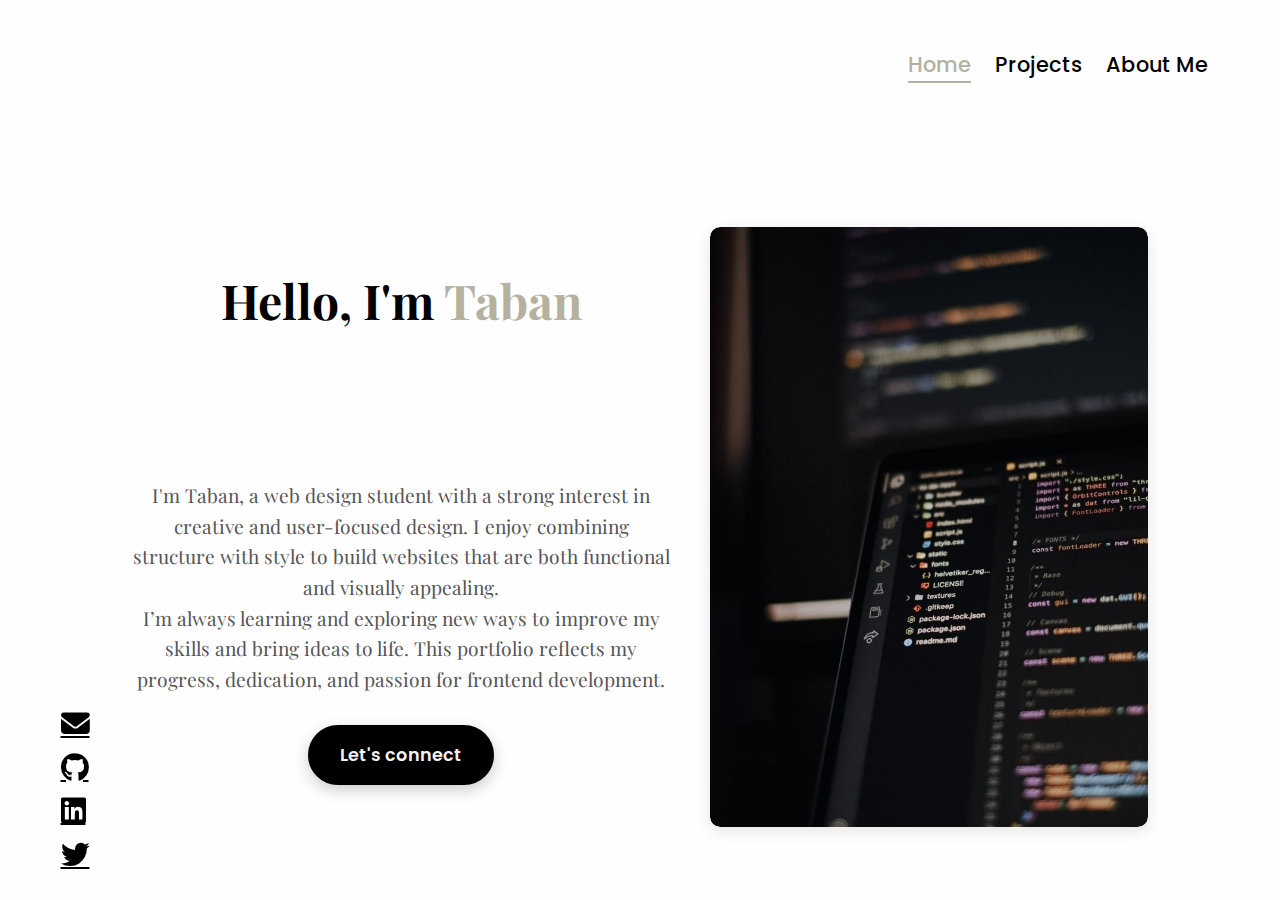
<file: My Portfolio/index.html>
<!DOCTYPE html>
<html lang="en">
<head>
  <meta charset="UTF-8" />
  <meta name="viewport" content="width=device-width, initial-scale=1.0" />
  <meta name="description" content="Welcome to the portfolio of Taban Faiz – a passionate web designer and lifelong learner.">
  <title>My Personal Portfolio</title>
  <!-- Google Fonts -->
  <link href="https://fonts.googleapis.com/css2?family=Playfair+Display:wght@500;700&family=Poppins:wght@300;400;500&display=swap" rel="stylesheet" />

  <!-- Font Awesome -->
  <link rel="stylesheet" href="https://cdnjs.cloudflare.com/ajax/libs/font-awesome/6.5.0/css/all.min.css" />

  <!--CSS link-->
  <link rel="stylesheet" href="css/style.css" />
</head>
<body>
  <div class="page-wrapper">
     <!--  Navigation and header -->
       <header class="site-header">
    <nav class="main-nav">
      <ul class="nav-list">
        <li><a href="index.html" class="active">Home</a></li>
        <li><a href="projects.html">Projects</a></li>
        <li><a href="about.html">About Me</a></li>
      </ul>
    </nav>
    </header>
     <!--  Intro Section -->
    <main class="site-main">
      <section class="intro">
      <div class="left-image">
        <img src="images/hero.jpg" alt="coding photo">
      </div>
       <div class="text-block">
      <h1>Hello, I'm <span>Taban</span></h1>
      <h2>Welcome to my personal portfolio</h2>
        <p>I'm Taban, a web design student with a strong interest in creative and user-focused design.  
          I enjoy combining structure with style to build websites that are both functional and visually appealing.  
         <br> I’m always learning and exploring new ways to improve my skills and bring ideas to life.  
        This portfolio reflects my progress, dedication, and passion for frontend development.
        </p>
        <a class="contact-button" href="contact.html">Let's connect</a>
        </div>
      </section>
    </main>
      <!--  Footer -->
    <footer class="site-footer">
      <div class="container footer-content">
         <div class="footer-links">
      <a href="mailto:tabanfaizz@gmail.com" title="email"><i class="fas fa-envelope"></i></a>
        <a href="https://github.com/taban8" target="_blank" title="github"><i class="fab fa-github"></i> </a> 
          <a href="https://www.linkedin.com/in/taban-faiz-a76704360" target="_blank" title="linkedin"><i class="fab fa-linkedin"></i> </a> 
          <a href="https://x.com/into_taban" target="_blank" title="Twitter"><i class="fab fa-twitter"></i> </a>
        </div>
      </div>
    </footer>

  </div>
</body>
</html>
</file>
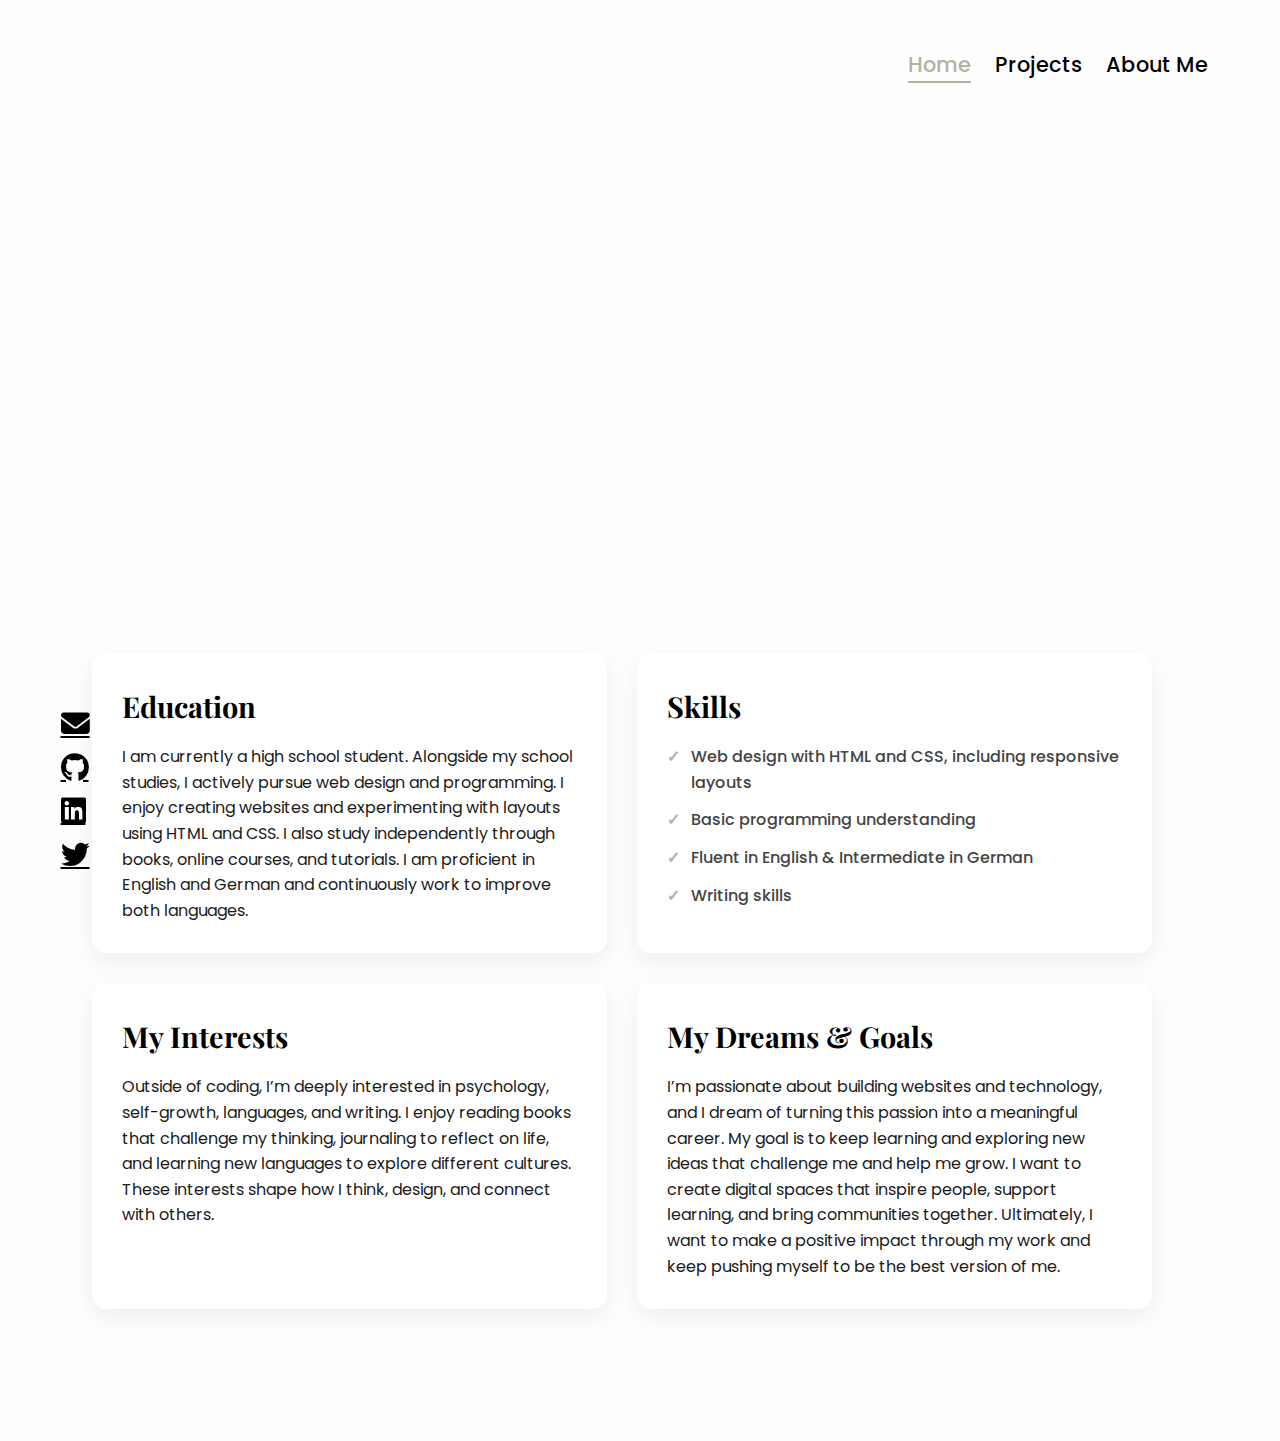
<file: My Portfolio/about.html>
<!DOCTYPE html>
<html lang="en">
<head>
  <meta charset="UTF-8" />
  <meta name="viewport" content="width=device-width, initial-scale=1.0" />
  <meta name="description" content="Welcome to the portfolio of Taban Faiz – a passionate web designer and lifelong learner.">
  <title>My Personal Portfolio</title>
  <!-- Google Fonts -->
  <link href="https://fonts.googleapis.com/css2?family=Playfair+Display:wght@500;700&family=Poppins:wght@300;400;500&display=swap" rel="stylesheet" />

  <!-- Font Awesome -->
  <link rel="stylesheet" href="https://cdnjs.cloudflare.com/ajax/libs/font-awesome/6.5.0/css/all.min.css" />

  <!--CSS link-->
  <link rel="stylesheet" href="css/style.css" />
</head>
<body>
  <div class="page-wrapper">
     <!--  Navigation and header -->
       <header class="site-header">
    <nav class="main-nav">
      <ul class="nav-list">
        <li><a href="index.html" class="active">Home</a></li>
        <li><a href="projects.html">Projects</a></li>
        <li><a href="about.html">About Me</a></li>
      </ul>
    </nav>
    </header>
 <!--main content-->
    <main class="about-main">
        <!--about me-->
        <section class="about-intro">
          <h2>About Me</h2>
            <p>My name is Taban Faiz. <br>I'm an 18-year-old girl from Afghanistan, currently living in Germany. 
I’m a passionate and creative person with a deep love for learning, writing, and exploring the world of ideas.
 <br>At the moment, I’m studying web design and improving my skills in both technology and personal development.
 <br>I believe that growth is a journey, and every day is a chance to become a better version of myself.</p>
        </section>
<!--education-->
<div class="sections-wrapper">
<section class="section-block">
    <h3>Education</h3>
    <p>I am currently a high school student.
Alongside my school studies, I actively pursue web design and programming. I enjoy creating websites and experimenting with layouts using HTML and CSS.
I also study independently through books, online courses, and tutorials.
I am proficient in English and German and continuously work to improve both languages.</p>
</section>
<!--skills-->
<section class="section-block">
    <h3>Skills</h3>
    <ul>
        <li>Web design with HTML and CSS, including responsive layouts</li>
        <li>Basic programming understanding</li>
        <li>Fluent in English & Intermediate in German</li>
        <li>Writing skills</li>
    </ul>
</section>
<!--interests-->
<section class="section-block">
<h3>My Interests</h3>
<p>Outside of coding, I’m deeply interested in psychology, self-growth, languages, and writing.
I enjoy reading books that challenge my thinking, journaling to reflect on life, and learning new languages to explore different cultures.
These interests shape how I think, design, and connect with others.</p>
</section>
<!--goals-->
<section class="section-block">
    <h3>My Dreams & Goals</h3>
    <p>I’m passionate about building websites and technology, and I dream of turning this passion into a meaningful career.
My goal is to keep learning and exploring new ideas that challenge me and help me grow.
I want to create digital spaces that inspire people, support learning, and bring communities together.
Ultimately, I want to make a positive impact through my work and keep pushing myself to be the best version of me.
</p>
</section>
 </div>
 <!--  Footer -->
    <footer class="site-footer">
      <div class="container footer-content">
         <div class="footer-links">
      <a href="mailto:tabanfaizz@gmail.com" title="email"><i class="fas fa-envelope"></i></a>
        <a href="https://github.com/taban8" target="_blank" title="github"><i class="fab fa-github"></i> </a> 
          <a href="https://www.linkedin.com/in/taban-faiz-a76704360" target="_blank" title="linkedin"><i class="fab fa-linkedin"></i> </a> 
          <a href="https://x.com/into_taban" target="_blank" title="Twitter"><i class="fab fa-twitter"></i> </a>
        </div>
      </div>
    </footer>

  </div>
</body>
</html>
</file>
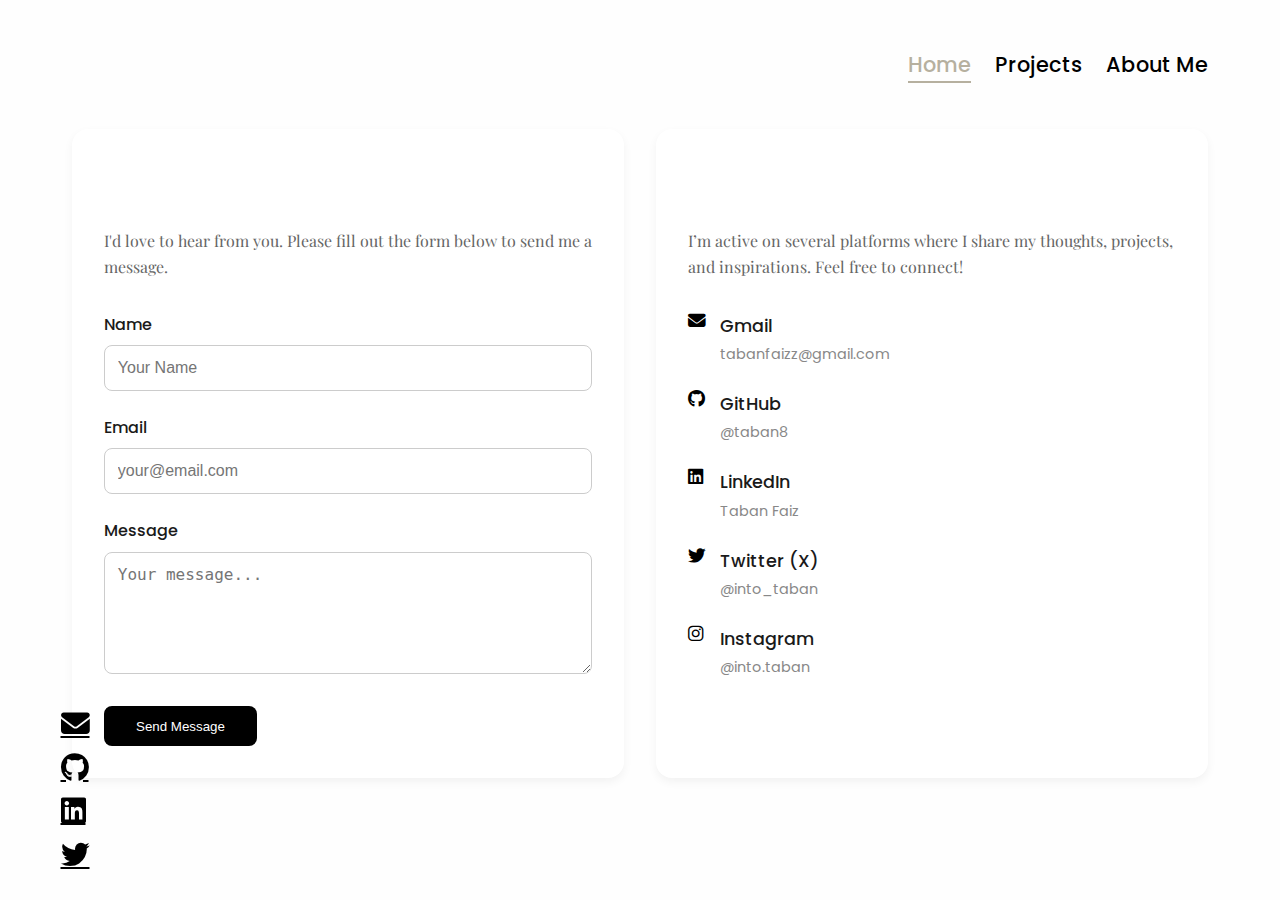
<file: My Portfolio/contact.html>
<!DOCTYPE html>
<html lang="en">
<head>
  <meta charset="UTF-8" />
  <meta name="viewport" content="width=device-width, initial-scale=1.0" />
  <meta name="description" content="Welcome to the portfolio of Taban Faiz – a passionate web designer and lifelong learner.">
  <title>My Personal Portfolio</title>
  <!-- Google Fonts -->
  <link href="https://fonts.googleapis.com/css2?family=Playfair+Display:wght@500;700&family=Poppins:wght@300;400;500&display=swap" rel="stylesheet" />
  <!-- Font Awesome -->
  <link rel="stylesheet" href="https://cdnjs.cloudflare.com/ajax/libs/font-awesome/6.5.0/css/all.min.css" />
  <!-- External CSS -->
  <link rel="stylesheet" href="css/style.css" />
</head>
<body>
  <div class="page-wrapper">
    <header class="site-header">
      <nav class="main-nav">
        <ul class="nav-list">
          <li><a href="index.html" class="active">Home</a></li>
          <li><a href="projects.html">Projects</a></li>
          <li><a href="about.html">About Me</a></li>
        </ul>
      </nav>
    </header>
    <main class="contact-main">
      <!-- Get in Touch Section -->
      <section class="contact-section">
        <h2 class="section-title">Get in Touch</h2>
        <p class="section-description">I'd love to hear from you. Please fill out the form below to send me a message.</p>
        <form action="mailto:tabanf201@gmail.com" method="post" enctype="text/plain" class="contact-form">
          <div class="form-group">
            <label for="name">Name</label>
            <input type="text" id="name" name="name" placeholder="Your Name" required>
          </div>
          <div class="form-group">
            <label for="email">Email</label>
            <input type="email" id="email" name="email" placeholder="your@email.com" required>
          </div>
          <div class="form-group">
            <label for="message">Message</label>
            <textarea id="message" name="message" rows="5" placeholder="Your message..." required></textarea>
          </div>
          <div class="form-button">
            <button type="submit" class="submit-btn">Send Message</button>
          </div>
        </form>
      </section>
      <!-- Follow Me Section -->
      <section class="contact-section">
        <h2 class="section-title">Follow Me</h2>
        <p class="section-description">I’m active on several platforms where I share my thoughts, projects, and inspirations. Feel free to connect!</p>
        <ul class="social-links">
          <li>
            <i class="fas fa-envelope"></i>
            <a href="mailto:tabanfaizz@gmail.com">Gmail</a>
            <span class="social-id">tabanfaizz@gmail.com</span>
          </li>
          <li>
            <i class="fab fa-github"></i>
            <a href="https://github.com/taban8" target="_blank">GitHub</a>
            <span class="social-id">@taban8</span>
          </li>
          <li>
            <i class="fab fa-linkedin"></i>
            <a href="https://shorturl.at/l8eum" target="_blank">LinkedIn</a>
            <span class="social-id">Taban Faiz</span>
          </li>
          <li>
            <i class="fab fa-twitter"></i>
            <a href="https://x.com/into_taban?t=TNjNjMLXb4A68G7lkQSI8A&s=09" target="_blank">Twitter (X)</a>
            <span class="social-id">@into_taban</span>
          </li>
          <li>
            <i class="fab fa-instagram"></i>
            <a href="https://www.instagram.com/into.taban?igsh=OXp3czl3YXRkdzM=" target="_blank">Instagram</a>
            <span class="social-id">@into.taban</span>
          </li>
        </ul>
      </section>
      <!--  Footer -->
    <footer class="site-footer">
      <div class="container footer-content">
         <div class="footer-links">
      <a href="mailto:tabanfaizz@gmail.com" title="email"><i class="fas fa-envelope"></i></a>
        <a href="https://github.com/taban8" target="_blank" title="github"><i class="fab fa-github"></i> </a> 
          <a href="https://www.linkedin.com/in/taban-faiz-a76704360" target="_blank" title="linkedin"><i class="fab fa-linkedin"></i> </a> 
          <a href="https://x.com/into_taban" target="_blank" title="Twitter"><i class="fab fa-twitter"></i> </a>
        </div>
      </div>
    </footer>

  </div>
    </main>
  </div>
</body>
</html>
</file>
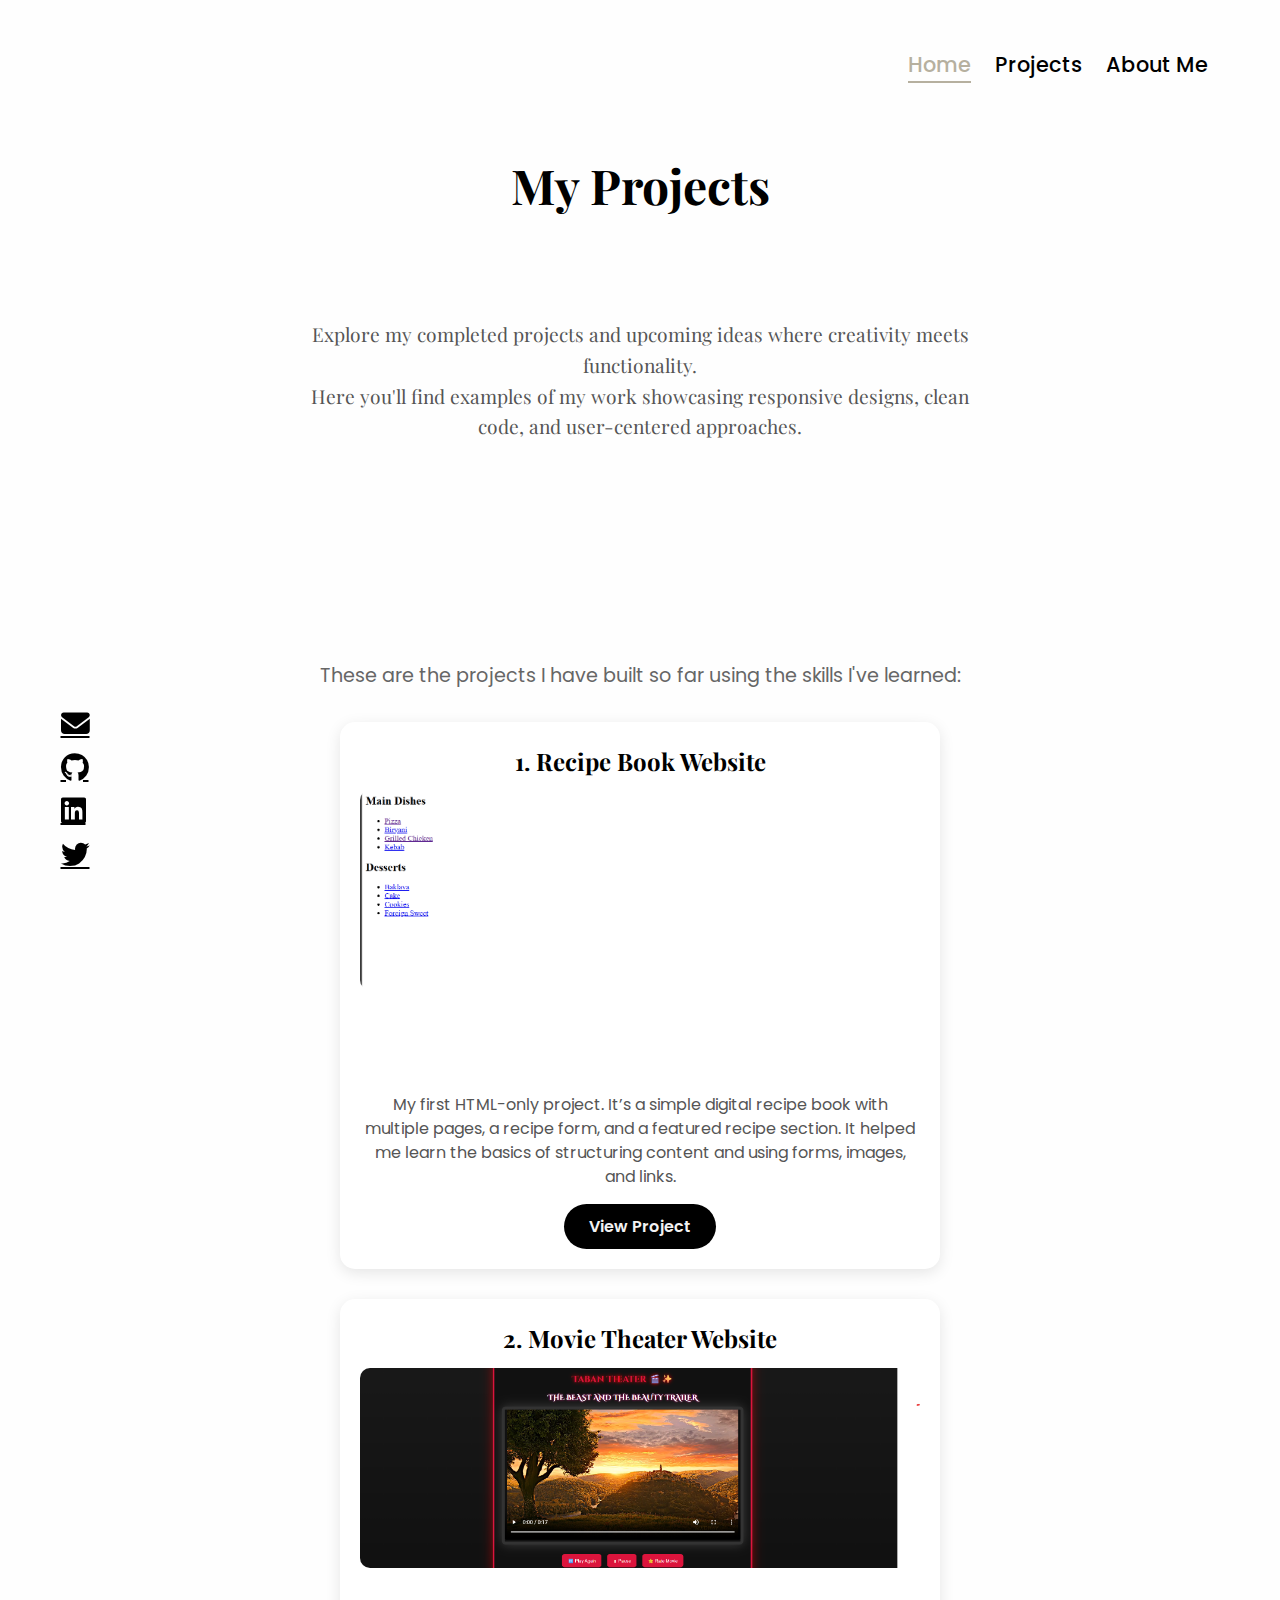
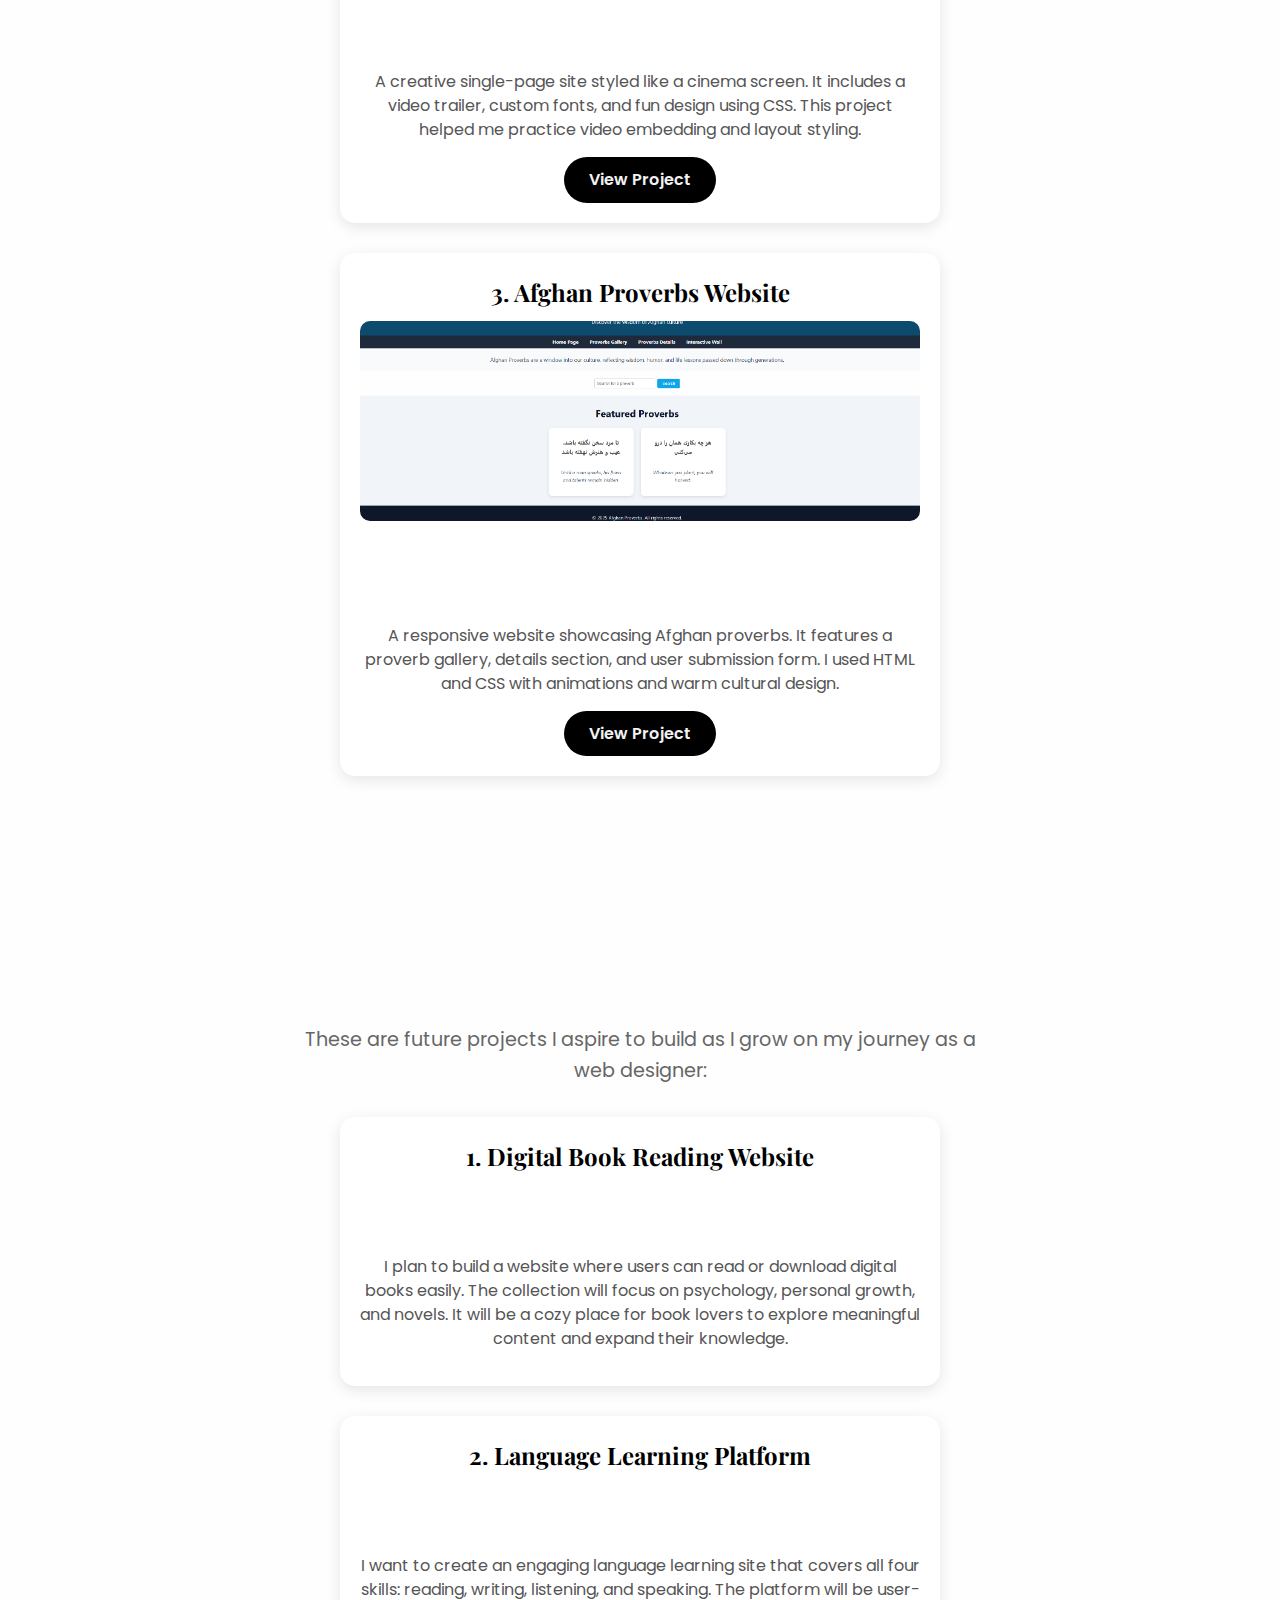
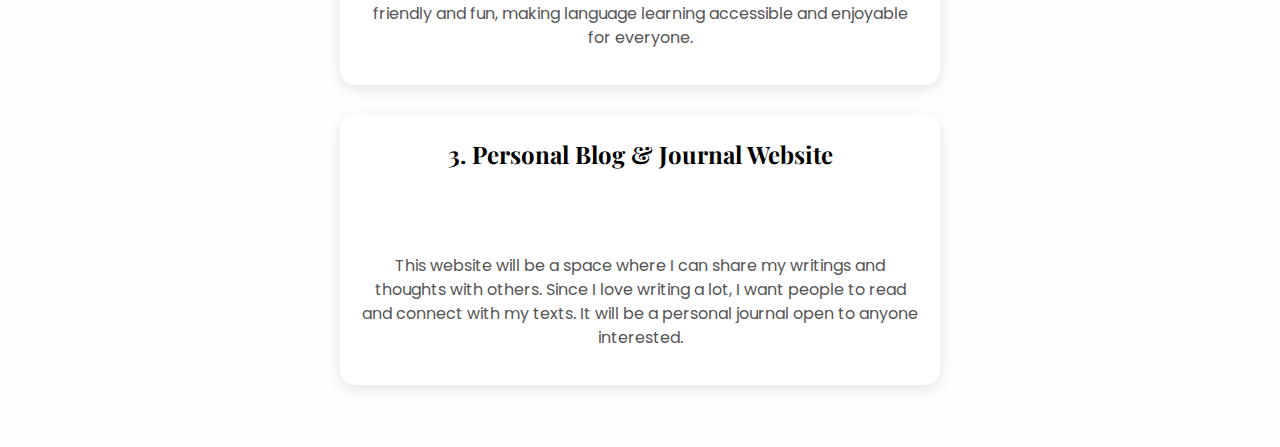
<file: My Portfolio/projects.html>
<!DOCTYPE html>
<html lang="en">
<head>
  <meta charset="UTF-8" />
  <meta name="viewport" content="width=device-width, initial-scale=1.0" />
  <meta name="description" content="Welcome to the portfolio of Taban Faiz – a passionate web designer and lifelong learner.">
  <title>My Personal Portfolio</title>
  <!-- Google Fonts -->
  <link href="https://fonts.googleapis.com/css2?family=Playfair+Display:wght@500;700&family=Poppins:wght@300;400;500&display=swap" rel="stylesheet" />

  <!-- Font Awesome -->
  <link rel="stylesheet" href="https://cdnjs.cloudflare.com/ajax/libs/font-awesome/6.5.0/css/all.min.css" />
  <!--CSS link-->
<link rel="stylesheet" href="css/style.css">
</head>
<body>
  <div class="page-wrapper">
     <!--  Navigation and header -->
       <header class="site-header">
    <nav class="main-nav">
      <ul class="nav-list">
        <li><a href="index.html" class="active">Home</a></li>
        <li><a href="projects.html">Projects</a></li>
        <li><a href="about.html">About Me</a></li>
      </ul>
    </nav>
    </header>
<!-- Main Content -->
    <main class="site-main">
<h1>My Projects</h1>
        <p>
          Explore my completed projects and upcoming ideas where creativity meets functionality.
         <br> Here you'll find examples of my work showcasing responsive designs, clean code, and user-centered approaches.
        </p>
  
      <!-- Completed Projects Section -->
      <section class="projects-container">
        <h2>Completed Projects</h2>
        <p>These are the projects I have built so far using the skills I've learned:</p>

        <!-- Project 1 -->
        <article class="project">
          <h3>1. Recipe Book Website</h3>
          <img class="project-image" src="images/recipe.jpg" alt="screenshot from recipe page" />
          <p>
            My first HTML-only project. It’s a simple digital recipe book with multiple pages, a recipe form,
            and a featured recipe section. It helped me learn the basics of structuring content and using forms,
            images, and links.
          </p>
          <a href="https://taban8.github.io/Assighnment/?authuser=0" target="_blank">View Project</a>
        </article>

        <!-- Project 2 -->
        <article class="project">
          <h3>2. Movie Theater Website</h3>
          <img class="project-image" src="images/movie.jpg" alt="screenshot from movie Theater page" />
          <p>
            A creative single-page site styled like a cinema screen.
            It includes a video trailer, custom fonts, and fun design using CSS. This project helped me
            practice video embedding and layout styling.
          </p>
          <a href="https://taban8.github.io/project-1/?authuser=0" target="_blank">View Project</a>
        </article>

        <!-- Project 3 -->
        <article class="project">
          <h3>3. Afghan Proverbs Website</h3>
          <img class="project-image" src="images/proverb.jpg" alt="screenshot from afghan proverb page" />
          <p>
            A responsive website showcasing Afghan proverbs. It features a proverb gallery, details section,
            and user submission form. I used HTML and CSS with animations and warm cultural design.
          </p>
          <a href="https://taban8.github.io/afghan--proverb/?authuser=0" target="_blank">View Project</a>
        </article>
      </section>

      <!-- Dream Projects Section -->
      <section class="dream-projects-container">
        <h2>Dream Website Projects</h2>
        <p>These are future projects I aspire to build as I grow on my journey as a web designer:</p>

        <!-- Dream Project 1 -->
        <article class="dream-project">
          <h3>1. Digital Book Reading Website</h3>
          <p>
            I plan to build a website where users can read or download digital books easily.
            The collection will focus on psychology, personal growth, and novels. It will be a cozy place for book lovers
            to explore meaningful content and expand their knowledge.
          </p>
        </article>
        <!-- Dream Project 2 -->
        <article class="dream-project">
          <h3>2. Language Learning Platform</h3>
          <p>
            I want to create an engaging language learning site that covers all four skills: reading, writing,
            listening, and speaking. The platform will be user-friendly and fun, making language learning accessible and enjoyable for everyone.
          </p>
        </article>

        <!-- Dream Project 3 -->
        <article class="dream-project">
          <h3>3. Personal Blog & Journal Website</h3>
          <p>
            This website will be a space where I can share my writings and thoughts with others.
            Since I love writing a lot, I want people to read and connect with my texts.
            It will be a personal journal open to anyone interested.
          </p>
        </article>
      </section>
    </main>
<!--  Footer -->
    <footer class="site-footer">
      <div class="container footer-content">

         <div class="footer-links">
      <a href="mailto:tabanfaizz@gmail.com" title="email"><i class="fas fa-envelope"></i></a>
        <a href="https://github.com/taban8" target="_blank" title="github"><i class="fab fa-github"></i> </a> 
          <a href="https://www.linkedin.com/in/taban-faiz-a76704360" target="_blank" title="linkedin"><i class="fab fa-linkedin"></i> </a> 
          <a href="https://x.com/into_taban" target="_blank" title="Twitter"><i class="fab fa-twitter"></i> </a>
        </div>
      </div>
    </footer>

  </div>
</body>
</html>
</file>
<file: My Portfolio/css/style.css>
/* index page style*/
* {
  margin: 0;
  padding: 0;
  box-sizing: border-box;
}

body {
  font-family: 'Poppins', sans-serif;
  background-color: #F2F2F2;
  color: #000000;
  line-height: 1.6;
}

.page-wrapper {
  max-width: 1200px;
  margin: 0 auto;
  padding: 20px;
}


/* HEADER + NAVIGATION */
.site-header {
  display: flex;
  justify-content: flex-end;
  padding: 20px 0;
  background-color: transparent;
  position: relative;
  top: auto;
  z-index: 100;
}

.main-nav .nav-list {
  list-style: none;
  display: flex;
  gap: 30px;
  font-weight: 500;
  font-size: 1.3rem;
}

.main-nav .nav-list li a {
  text-decoration: none;
  color: #000000;
  position: relative;
  transition: color 0.3s ease;
}

.main-nav .nav-list li a.active,
.main-nav .nav-list li a:hover {
  color: #B6B09F;
  
}

.main-nav .nav-list li a::after {
  content: '';
  position: absolute;
  width: 0;
  height: 2px;
  bottom: -4px;
  left: 0;
  background-color: #B6B09F;
  transition: width 0.3s ease;
}

.main-nav .nav-list li a:hover::after,
.main-nav .nav-list li a.active::after {
  width: 100%;
}

/* INTRO SECTION */
.intro {
  display: flex;
  justify-content: space-between;
  align-items: center;
  margin-top: 40px;
  gap: 40px;
  flex-wrap: wrap;
  flex-direction: row-reverse;
  padding: 40px;
}


.left-image {
  flex: 1 1 400px;
  max-width: 500px;
  transition: transform 0.4s ease, box-shadow 0.4s ease;
  border-radius: 10px;
  overflow: hidden;
  box-shadow: 0 4px 15px rgba(0,0,0,0.1);
  cursor: pointer;
  position: relative;
  height: 600px;
  width: 700px;

}

.left-image img {
  width: 100%;
  height: 100%;
  display: block;
  border-radius: 10px;
  transition: transform 0.4s ease;
  object-fit: cover;
}

.left-image:hover img {
  transform: scale(1.05) rotate(2deg);
  box-shadow: 0 8px 25px rgba(0,0,0,0.2);
}
.text-block {
  flex: 1 1 500px;
  max-width: 600px;
animation:fadeInup 1s ease  forwards;
}

/* h1  */
.text-block h1 {
  font-family: 'Playfair Display', serif;
  font-size: 3rem;
  margin-bottom: 15px;
  position: relative;
  color: #000000;
  cursor: default;
  transition: color 0.4s ease;
  animation: fadeInDown 1s ease forwards;
}

.text-block h1:hover {
  color: #B6B09F;
}

/* span for h1 */
.text-block h1 span {
  color: #B6B09F;
  font-weight: 700;
  position: relative;
  cursor: pointer;
  transition: transform 0.3s ease;
  
}

.text-block h1 span:hover {
  transform: scale(1.1) translateY(-5px);
  text-shadow: 0 2px 5px rgba(182, 176, 159, 0.7);
  
}
.text-block h2 {
  font-family: 'Poppins', sans-serif;
  font-weight: 300;
  font-size: 1.8rem;
  margin-bottom: 20px;
  
  color: #333333;
  animation: fadeInUp 1.3s ease forwards;


}

.text-block p {
  font-size: 1.2rem;
  margin-bottom: 30px;
  color: #555555;
  animation: fadeInUp 1.6s ease forwards;
  line-height: 1.6;
  margin-top: 40px;
}

/* button*/
.contact-button {
  display: inline-block;
  padding: 14px 30px;
  font-size: 1.1rem;
  font-weight: 600;
  color: #F2F2F2;
  background-color: #000000;
  border: 2px solid #000000;
  border-radius: 30px;
  text-decoration: none;
  cursor: pointer;
  box-shadow: 0 5px 15px rgba(0,0,0,0.2);
  transition: background-color 0.4s ease, color 0.4s ease, transform 0.3s ease;
  animation: fadeInUp 1.9s ease forwards;
  position: relative;
  overflow: hidden;
}

.contact-button:hover {
  background-color: #B6B09F;
  color: #000000;
  transform: scale(1.05);
}

.contact-button::before {
  content: '';
  position: absolute;
  top: 0;
  left: -75%;
  width: 50%;
  height: 100%;
  background: linear-gradient(120deg, transparent, rgba(255,255,255,0.4), transparent);
  transform: skewX(-25deg);
  transition: left 0.7s ease;
  pointer-events: none;
}

.contact-button:hover::before {
  left: 125%;
}

/* FOOTER */
.site-footer {
  position: fixed;
  bottom: 20px;
  left: 20px;
  background: transparent;
}

.footer-content {
  display: flex;
  flex-direction: column;
  gap: 20px;
}

.footer-links a {
  color: #000000;
  font-size: 1.8rem;
  margin-bottom: 15px;
  display: inline-block;
  transition: color 0.3s ease, transform 0.3s ease;
  display: flex;
  flex-direction: column;
  align-items: flex-start;
  gap: 1rem;
}
.footer-links a:nth-child(1){
  order: 4;
}
.footer-links a:nth-child(2){
  order: 1;
}
.footer-links a:nth-child(3){
  order: 2;
}
.footer-links a:nth-child(4){
  order: 3;
}
.site-footer{
  position: fixed;
  bottom: 0;
  left: 0;
  
  padding: 1rem 2rem;
  width: 150px;
  height: auto;
 
display: flex;
justify-content: center;
align-items: center;
z-index: 1000;
}
.footer-links a:hover {
  color: #B6B09F;
  transform: scale(1.2);
}
/* animation*/
@keyframes fadeInDown {
  0% {
    opacity: 0;
    transform: translateY(-30px);
  }
  100% {
    opacity: 1;
    transform: translateY(0);
  }
}

@keyframes fadeInUp {
  0% {
    opacity: 0;
    transform: translateY(30px);
  }
  100% {
    opacity: 1;
    transform: translateY(0);
  }
}

/* responsive*/
@media (max-width: 900px) {
  .intro {
    flex-direction: column-reverse;
    align-items: center;
    gap: 30px;
  }

  .left-image {
    max-width: 90vw;
  }

  .text-block {
    max-width: 90vw;
    text-align: center;
  }

  .main-nav .nav-list {
    justify-content: center;
  }
  
  .site-header {
    justify-content: center;
  }

  .site-footer {
    position: static;
    margin-top: 40px;
    text-align: center;
  }
}



/* 📱 Responsive  */
@media (max-width: 768px) {
  .intro {
    flex-direction: column;
    padding: 20px;
    gap: 20px;
  }

  .left-image {
    width: 100%;
    height: auto;
    max-width: 100%;
  }

  .left-image img {
    width: 100%;
    height: auto;
    object-fit: cover;
  }

  .text-block {
    max-width: 100%;
    text-align: center;
  }

  .text-block h1,
  .text-block h2,
  .text-block p {
    text-align: center;
  }

  .contact-button {
    margin: 0 auto;
  }

  .site-header {
    justify-content: center;
  }

  .main-nav .nav-list {
    flex-direction: column;
    gap: 15px;
    align-items: center;
  }

  .site-footer {
    position: static;
    padding: 20px 0;
    width: 100%;
  }

  .footer-links {
    flex-direction: row;
    justify-content: center;
    gap: 25px;
  }

  .footer-links a {
    align-items: center;
    margin: 0;
  }
}

/* project page style*/
 .project.html { 
  margin: 0;
  padding: 0;
  box-sizing: border-box;
}

body {
  font-family: 'Poppins', sans-serif;
  background-color: #F2F2F2;
  color: #000000;
  line-height: 1.6;
}

.page-wrapper {
  max-width: 1200px;
  margin: 0 auto;
  padding: 20px;
}
.site-main {
  display: flex;
  flex-direction: column;
  align-items: center;
  text-align: center;
  margin-top: 50px;
  padding: 0 20px;
}

.site-main h1 {
  font-family: 'Playfair Display', serif;
  font-size: 3rem;
  color: #000000;
  transition: color 0.3s ease;
  animation: fadeInDown 1s ease forwards;
  margin-bottom: 15px;
}

.site-main h1:hover {
  color: #B6B09F;
}

 .site-main p   {
  font-size: 1.2rem;
  color: #555555;
  animation: fadeInUp 1.4s ease forwards;
  margin-top: 80px;
  line-height: 1.6;
  max-width: 700px;
  font-family:'Playfair Display', serif;
}

.projects-container,
.dream-projects-container {
  margin-top: 80px;
  text-align: center;
  animation: fadeInUp 1.3s ease forwards;
  max-width: 1000px;
  width: 100%;
  padding: 0 10px;
}

.projects-container h2,
.dream-projects-container h2{
  font-size: 2.3rem;
  color: #000;
  margin-bottom: 15px;
  transition: color 0.3s ease;
  font-family: 'Playfair Display', serif;

}

.projects-container h2:hover,
.dream-projects-container h2:hover {
  color: #B6B09F;

}

.projects-container p,
.dream-projects-container p {
  font-size: 1.2rem;
  color: #666;
  margin-bottom: 30px;
  animation: fadeInUp 1.5s ease forwards;
  max-width: 700px;
  margin-left: auto;
  margin-right: auto;
 font-family:'Poppins', sans-serif; 
}
/* projects*/
.projects-container .project,
.dream-projects-container .dream-project {
  background-color: #fff;
  padding: 20px;
  border-radius: 15px;
  box-shadow: 0 4px 15px rgba(0, 0, 0, 0.1);
  transition: transform 0.3s ease, box-shadow 0.3s ease;
  margin-bottom: 30px;
  max-width: 600px;
  margin-left: auto;
  margin-right: auto;
}

.projects-container .project:hover,
.dream-projects-container .dream-project:hover {
  transform: translateY(-10px);
  box-shadow: 0 8px 25px rgba(0, 0, 0, 0.2);
}

.projects-container .project h3,
.dream-projects-container .dream-project h3 {
  font-size: 1.5rem;
  color: #000;
  margin-bottom: 10px;
  transition: color 0.3s ease;
  font-family: 'Playfair Display', serif;
}

.projects-container .project h3:hover,
.dream-projects-container .dream-project h3:hover {
  color: #B6B09F;
}

.projects-container .project p,
.dream-projects-container .dream-project p {
  font-size: 1rem;
  color: #555;
  margin-bottom: 15px;
  line-height: 1.5;
  
}

/* project img*/
.projects-container .project img.project-image {
  width: 100%;
  height: auto;
  border-radius: 10px;
  margin-bottom: 15px;
  object-fit: cover;
  max-height: 200px;
}

/* project link*/
.projects-container .project a {
  display: inline-block;
  padding: 10px 25px;
  font-size: 1rem;
  font-weight: 600;
  color: #F2F2F2;
  background-color: #000000;
  border-radius: 25px;
  text-decoration: none;
  transition: background-color 0.4s ease, color 0.4s ease, transform 0.3s ease;
}

.projects-container .project a:hover {
  background-color: #B6B09F;
  color: #000000;
  transform: scale(1.05);
}
/* responsive*/
@media (max-width: 768px) {
  .projects-container,
  .dream-projects-container {
    padding: 0 10px;
  }

  .projects-container .project,
  .dream-projects-container .dream-project {
    max-width: 100%;
    margin-left: 0;
    margin-right: 0;
  }
}

/* animation*/
@keyframes fadeInDown {
  0% {
    opacity: 0;
    transform: translateY(-30px);
  }
  100% {
    opacity: 1;
    transform: translateY(0);
  }
}

@keyframes fadeInUp {
  0% {
    opacity: 0;
    transform: translateY(30px);
  }
  100% {
    opacity: 1;
    transform: translateY(0);
  }
}
/*   page style*/
@import url('https://fonts.googleapis.com/css2?family=Roboto:wght@400;700&family=Montserrat:wght@600&display=swap');

* {
  margin: 0;
  padding: 0;
  box-sizing: border-box;
}

body {
  font-family:'Poppins', sans-serif;
  background:  #F2F2F2;
  color: #000000;
  line-height: 1.6;
  min-height: 100vh;
}

h1, h2, h3 {
  font-family:'Playfair Display', serif;
  transition: color 0.3s ease;
}

h2:hover,
h3:hover {
  color:#B6B09F;
}

/* title animation*/
h2 {
  font-size: 2.5rem;
  text-align: center;
  margin-bottom: 30px;
  animation: slideIn 1s ease forwards;
  opacity: 0;
}
@keyframes slideIn {
  0% {
    transform: translateY(-30px);
    opacity: 0;
  }
  100% {
    transform: translateY(0);
    opacity: 1;
  }
}

/* About Me */
.about-intro {
 font-family:'Playfair Display', serif; 
  padding: 80px 20px;
  text-align: center;
  color: #000;
  font-size: medium;
}
.about-intro p {
  max-width: 800px;
  margin: 20px auto 0;
  font-size: 1.2rem;
  line-height: 1.8;
  animation: fadeUp 1.2s forwards;
  animation-delay: 0.5s;
  opacity: 0;
  transform: translateY(20px);
}
@keyframes fadeUp {
  to {
    opacity: 1;
    transform: translateY(0);
  }
}

/*  4 sections*/
.sections-wrapper {
  max-width: 1100px;
  margin: 0px;
  padding: 60px 20px 100px;
  display: flex;
  flex-wrap: wrap;
  gap: 30px;
  justify-content: center;
  size: 150pxs;
  
}

.section-block {
  background: #fff;
  border-radius: 14px;
  box-shadow: 0 8px 25px rgba(0, 0, 0, 0.07);
  flex: 1 1 calc(50% - 30px);
  padding: 30px;
  position: relative;
  overflow: hidden;
  transition: transform 0.4s ease, box-shadow 0.4s ease;
  animation: fadeUp 1.4s ease forwards;
}

.section-block:hover {
  transform: translateY(-10px) scale(1.02);
  box-shadow: 0 18px 50px rgba(118, 75, 162, 0.25);
}

.section-block h3 {
  font-size: 1.8rem;
  margin-bottom: 15px;
  color: #000;
}

.section-block h3:hover {
  color: #B6B09F;
}
/* Skills style */
.section-block ul {
  list-style: none;
  padding-left: 0;
  margin-top: 10px;
}

.section-block ul li {
  position: relative;
  padding-left: 24px;
  margin-bottom: 12px;
  font-weight: 500;
  color: #444;
}

.section-block ul li::before {
  content: '✓';
  position: absolute;
  left: 0;
  color: #B6B09F;
  font-weight: bold;
}

/* responsive*/
@media (max-width: 768px) {
  .sections-wrapper {
    flex-direction: column;
    gap: 40px;
  }
  .section-block {
    flex: 1 1 100%;
  }


}body
 { font-family: 'Poppins', sans-serif;
   margin: 0; padding: 0;
    background-color: #fefefe;
     color: #1a1a1a; 
     line-height: 1.6; }

.page-wrapper {
   padding: 2rem;
    max-width: 1200px; 
    margin: auto; }

.site-header {
   padding: 1rem 0; 
    }

.main-nav .nav-list {
   display: flex;
    gap: 1.5rem; 
    list-style: none; 
    justify-content: center; }

.main-nav .nav-list a {
   text-decoration: none;
    font-weight: 500;
     color: #333;
      transition: color 0.3s ease;
     }

.main-nav .nav-list a:hover {
   color: #6c63ff; }

.contact-main {
   display: flex;
   flex-wrap: wrap;
    gap: 2rem;
     justify-content: space-between; 
     padding: 2rem 0; }

.contact-section {
   flex: 1 1 45%;
    background-color: #fff;
     border-radius: 1rem; 
     padding: 2rem; 
     box-shadow: 0 4px 10px rgba(0, 0, 0, 0.05);
      transition: transform 0.3s ease, box-shadow 0.3s ease; }

.contact-section:hover {
   transform: translateY(-5px);
    box-shadow: 0 8px 20px rgba(0, 0, 0, 0.1); }

.section-title { 
  font-family: 'Playfair Display', serif; 
  font-size: 2rem;
   margin-bottom: 1rem; 
   color: #333; }

.section-description { 
  font-size: 1rem;
   margin-bottom: 2rem; 
  color: #666;
font-family: 'Playfair Display', serif; }

.contact-form .form-group { 
  margin-bottom: 1.5rem; }

.contact-form label { 
  display: block;
   margin-bottom: 0.5rem;
    font-weight: 500; }

.contact-form input, .contact-form textarea { 
  width: 100%; padding: 0.8rem;
   border-radius: 0.5rem;
    border: 1px solid #ccc;
     font-size: 1rem;
      transition: border-color 0.3s ease; }

.contact-form input:focus, .contact-form textarea:focus {
   border-color: #555;
    outline: none; }

.submit-btn { 
  background-color: #000;
   color: white; 
   padding: 0.8rem 2rem; 
   border: none; border-radius: 0.5rem;
    cursor: pointer;
     transition: background-color 0.3s ease; }

.submit-btn:hover { 
 background-color: #B6B09F; 
 background-color:#B6B09F;
  color:#000000;
 transform: scale(1.05);
 

 }
.social-links {
   list-style: none;
    padding: 0; margin: 0; }

.social-links li {
   margin-bottom: 1.5rem; 
   font-size: 1.1rem;
    position: relative; 
    padding-left: 2rem;
     color: #444;
      transition: transform 0.3s ease; }

.social-links li i { 
  position: absolute; 
  left: 0; top: 0;
   color: #000; }

.social-links a
 { text-decoration: none;
   color: #1a1a1a; 
   font-weight: 500;
    transition: color 0.3s ease; }

.social-links a:hover { color: #B6B09F; }

.social-id { 
  display: block; 
  font-size: 0.9rem; 
  color: #888;
   margin-top: 0.2rem; }
   @media (max-width: 480px) {
  .intro {
    padding: 10px;
    gap: 15px;
  }

  .text-block h1 {
    font-size: 2rem;
  }

  .text-block h2 {
    font-size: 1.4rem;
  }

  .text-block p {
    font-size: 1rem;
    margin-top: 20px;
  }

  .left-image {
    width: 100%;
    height: auto;
  }

  .left-image img {
    width: 100%;
    height: auto;
  }

  .main-nav .nav-list {
    gap: 10px;
    font-size: 1rem;
  }

  .contact-button {
    padding: 12px 24px;
    font-size: 1rem;
  }

  .footer-links {
    flex-direction: column;
    align-items: center;
    gap: 15px;
  }

  .footer-links a {
    font-size: 1.5rem;
  }

  .site-footer {
    padding: 10px 0;
    width: 100%;
    position: static;
    text-align: center;
  }
}
</file>
